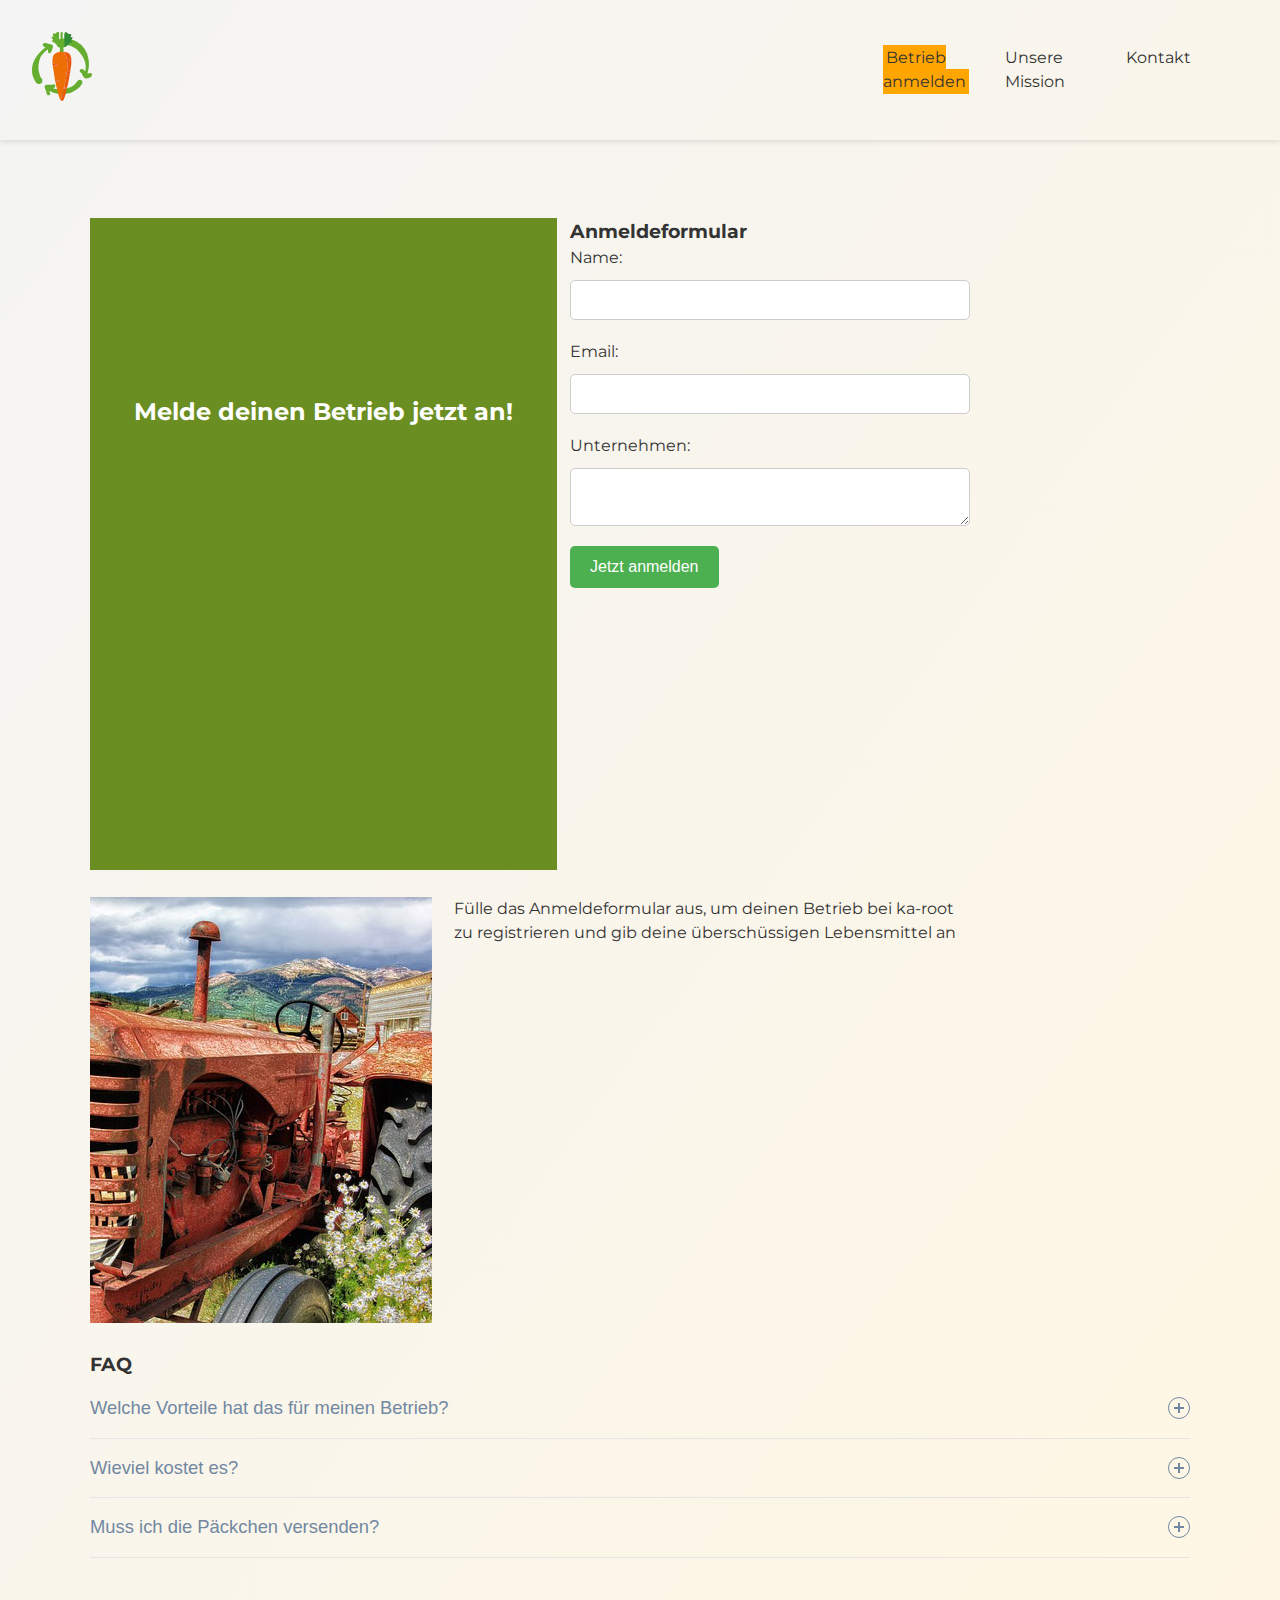
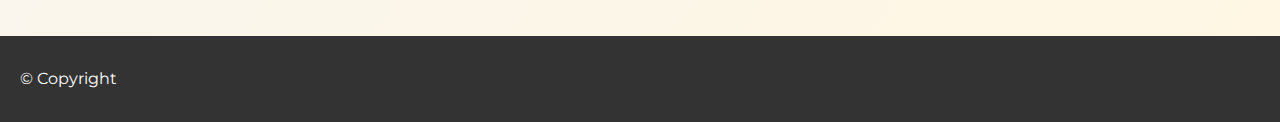
<file: pages/betrieb.html>
<!DOCTYPE html>
<html lang="de">
<head>
    <meta charset="UTF-8">
    <meta http-equiv="X-UA-Compatible" content="IE=edge">
    <meta name="viewport" content="width=device-width, initial-scale=1.0">
    <link rel="stylesheet" href="../css/style.css">
    <link rel="preconnect" href="https://fonts.googleapis.com">
<link rel="preconnect" href="https://fonts.gstatic.com" crossorigin>
<link href="https://fonts.googleapis.com/css2?family=Montserrat:wght@400;500;600;700&display=swap" rel="stylesheet">
<link rel="stylesheet" href="https://cdnjs.cloudflare.com/ajax/libs/font-awesome/6.3.0/css/all.min.css" integrity="sha512-SzlrxWUlpfuzQ+pcUCosxcglQRNAq/DZjVsC0lE40xsADsfeQoEypE+enwcOiGjk/bSuGGKHEyjSoQ1zVisanQ==" crossorigin="anonymous" referrerpolicy="no-referrer" />
<link rel="preconnect" href="https://fonts.googleapis.com">
<link rel="preconnect" href="https://fonts.gstatic.com" crossorigin>
<link href="https://fonts.googleapis.com/css2?family=Abril+Fatface&display=swap" rel="stylesheet">
<title>Betrieb</title>
<link rel="icon" type="image/x-icon" href="../img/favicon.png">

</head>
<body>
     
    <nav>
        <a href="../index.html"><img src="../img/logo_ka-root.svg" alt="Logo" id="logo"></a>
        <div class="menu-icon"><i class="fa fa-bars"></i></div>
        <ul>
          <li><a class="active" href="betrieb.html">Betrieb anmelden</a></li>
          <li><a href="unsere-mission.html">Unsere Mission</a></li>
          <li><a href="kontakt.html">Kontakt</a></li>
        </ul>
      </nav>
      
   



    <main>
        
        <section class="fb-2">
          <h2 class="anmeldung-title">Melde deinen Betrieb jetzt an!</h2>
          <div class="anmeldung">
          <h3>Anmeldeformular</h3>
          <form>
            <label for="name">Name:</label>
            <input type="text" id="name" name="name" required>
      
            <label for="email">Email:</label>
            <input type="email" id="email" name="email" required>
      
            <label for="message">Unternehmen:</label>
            <textarea id="message" name="message" required></textarea>
      
            <input type="submit" value="Jetzt anmelden">
          </form>
        </div>
        </section>
        <section class="fb-2">
          <img src="../img/tractor.jpg" alt="Traktor" class="tractor">
          <p>Fülle das Anmeldeformular aus, um deinen Betrieb bei ka-root zu registrieren und gib deine überschüssigen Lebensmittel an</p>
        </section>

        <section>
          <h3>FAQ</h3>
         


        <div class="container">
      
          <div class="accordion">
            <div class="accordion-item">
              <button id="accordion-button-1" aria-expanded="false"><span class="accordion-title">Welche Vorteile hat das für meinen Betrieb?</span><span class="icon" aria-hidden="true"></span></button>
              <div class="accordion-content">
                <p>Mit der ka-root App kannst du deine Lebensmittelüberschüsse reduzieren und bekommst Geld für Waren, die du sonst weggeworfen hättest – eine Win-win-Situation. </p>
              </div>
            </div>
            <div class="accordion-item">
              <button id="accordion-button-2" aria-expanded="false"><span class="accordion-title">Wieviel kostet es?</span><span class="icon" aria-hidden="true"></span></button>
              <div class="accordion-content">
                <p>Die Registrierung ist kostenlos</p>
              </div>
            </div>
            <div class="accordion-item">
              <button id="accordion-button-3" aria-expanded="false"><span class="accordion-title">Muss ich die Päckchen versenden?</span><span class="icon" aria-hidden="true"></span></button>
              <div class="accordion-content">
                <p>Das ist ganz dir überlassen. Wir können dich jedoch bei der Produkteverpackung unterstützen.</p>
              </div>
            </div>
          </div>
        </div>
<section>
    </main>
    <footer>
        
        <div class="copyright">
            <p>&copy Copyright</p>
        </div>
        <div class="icons">
        <a href="https://www.facebook.com">   <i class="fa-brands fa-facebook"></i></a> 
         <a href="https://www.instagram.com">  <i class="fa-brands fa-instagram"></i></a> 
         <a href="https://www.linkedin.com">  <i class="fa-brands fa-linkedin"></i></a> 
        </div>
    </footer>


<script>

/*Hambuger Menu */
    const menuIcon = document.querySelector('.menu-icon');
const navList = document.querySelector('nav ul');
const body = document.querySelector('body');

menuIcon.addEventListener('click', () => {
  // Toggle menu icon class
  menuIcon.classList.toggle('change');

  // Toggle navigation list class
  navList.classList.toggle('show');

  // Toggle body overflow
  body.classList.toggle('no-scroll');
});

window.addEventListener("scroll", function () {
  const element = document.querySelector(".animate");
  const position = element.getBoundingClientRect();

  // Wenn das Element im sichtbaren Bereich ist, füge die Klasse hinzu
  if (position.top < window.innerHeight) {
    element.classList.add("animated");
  }
});

/*FAQ */

const items = document.querySelectorAll(".accordion button");

function toggleAccordion() {
  const itemToggle = this.getAttribute('aria-expanded');
  
  for (i = 0; i < items.length; i++) {
    items[i].setAttribute('aria-expanded', 'false');
  }
  
  if (itemToggle == 'false') {
    this.setAttribute('aria-expanded', 'true');
  }
}

items.forEach(item => item.addEventListener('click', toggleAccordion));

        </script>

</body>
</html>
</file>
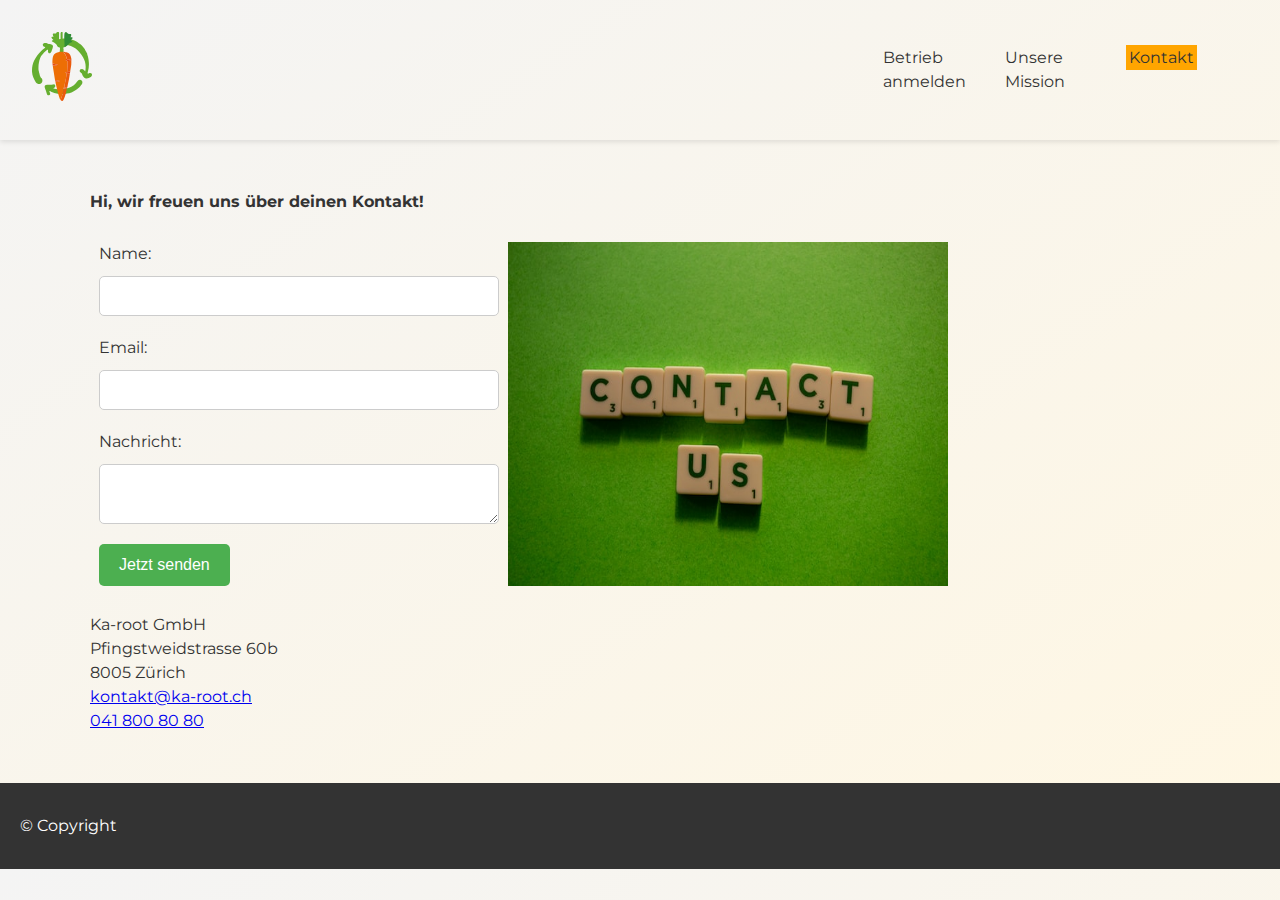
<file: pages/kontakt.html>
<!DOCTYPE html>
<html lang="de">
<head>
    <meta charset="UTF-8">
    <meta http-equiv="X-UA-Compatible" content="IE=edge">
    <meta name="viewport" content="width=device-width, initial-scale=1.0">
    <link rel="stylesheet" href="../css/style.css">
    <link rel="preconnect" href="https://fonts.googleapis.com">
<link rel="preconnect" href="https://fonts.gstatic.com" crossorigin>
<link href="https://fonts.googleapis.com/css2?family=Montserrat:wght@400;500;600;700&display=swap" rel="stylesheet">
<link rel="stylesheet" href="https://cdnjs.cloudflare.com/ajax/libs/font-awesome/6.3.0/css/all.min.css" integrity="sha512-SzlrxWUlpfuzQ+pcUCosxcglQRNAq/DZjVsC0lE40xsADsfeQoEypE+enwcOiGjk/bSuGGKHEyjSoQ1zVisanQ==" crossorigin="anonymous" referrerpolicy="no-referrer" />
<link rel="preconnect" href="https://fonts.googleapis.com">
<link rel="preconnect" href="https://fonts.gstatic.com" crossorigin>
<link href="https://fonts.googleapis.com/css2?family=Abril+Fatface&display=swap" rel="stylesheet">
<link rel="stylesheet" href="https://cdnjs.cloudflare.com/ajax/libs/animate.css/4.1.1/animate.min.css" integrity="sha512-c42qTSw/wPZ3/5LBzD+Bw5f7bSF2oxou6wEb+I/lqeaKV5FDIfMvvRp772y4jcJLKuGUOpbJMdg/BTl50fJYAw==" crossorigin="anonymous" referrerpolicy="no-referrer" />
<title>Kontakt</title>
<link rel="icon" type="image/x-icon" href="../img/favicon.png">

</head>
<body>
     
    <nav>
        <a href="../index.html"><img src="../img/logo_ka-root.svg" alt="Logo" id="logo"></a>
        <div class="menu-icon"><i class="fa fa-bars"></i></div>
        <ul>
          <li><a href="betrieb.html">Betrieb anmelden</a></li>
          <li><a href="unsere-mission.html">Unsere Mission</a></li>
          <li><a class="active" href="kontakt.html">Kontakt</a></li>
        </ul>
      </nav>
      
   



    <main> 
      <h4>Hi, wir freuen uns über deinen Kontakt!</h4>
        <section class="fb-2">
         
         <form>
          <label for="name">Name:</label>
          <input type="text" id="name" name="name" required>
    
          <label for="email">Email:</label>
          <input type="email" id="email" name="email" required>
    
          <label for="message">Nachricht:</label>
          <textarea id="message" name="message" required></textarea>
    
          <input type="submit" value="Jetzt senden">
        </form>
          
         <img src="../img/contact.jpg" alt="Kontaktiere uns" class="contact-img">
        </section>
        <p>Ka-root GmbH<br>
          Pfingstweidstrasse 60b <br>
          8005 Zürich <br>
          <a href="mailto:kontakt@ka-root.ch">kontakt@ka-root.ch</a> <br>
          <a href="tel:+41 800 80 80">041 800 80 80</a>

        </p>


        
    </main>
    <footer>
        
        <div class="copyright">
            <p>&copy Copyright</p>
        </div>
        <div class="icons">
        <a href="https://www.facebook.com">   <i class="fa-brands fa-facebook"></i></a> 
         <a href="https://www.instagram.com">  <i class="fa-brands fa-instagram"></i></a> 
         <a href="https://www.linkedin.com">  <i class="fa-brands fa-linkedin"></i></a> 
        </div>
    </footer>


<script>

/*Hambuger Menu */
    const menuIcon = document.querySelector('.menu-icon');
const navList = document.querySelector('nav ul');
const body = document.querySelector('body');

menuIcon.addEventListener('click', () => {
  // Toggle menu icon class
  menuIcon.classList.toggle('change');

  // Toggle navigation list class
  navList.classList.toggle('show');

  // Toggle body overflow
  body.classList.toggle('no-scroll');
});

window.addEventListener("scroll", function () {
  const element = document.querySelector(".animate");
  const position = element.getBoundingClientRect();

  // Wenn das Element im sichtbaren Bereich ist, füge die Klasse hinzu
  if (position.top < window.innerHeight) {
    element.classList.add("animated");
  }
});

/*FAQ with Material Design */

document.querySelectorAll('.accordion-header').forEach(header => {
  header.addEventListener('click', event => {
    const accordionItem = event.target.closest('.accordion-item');
    if (accordionItem.classList.contains('active')) {
      accordionItem.classList.remove('active');
    } else {
      document.querySelectorAll('.accordion-item.active').forEach(activeItem => {
        activeItem.classList.remove('active');
      });
      accordionItem.classList.add('active');
    }
  });
});


        </script>

</body>
</html>
</file>
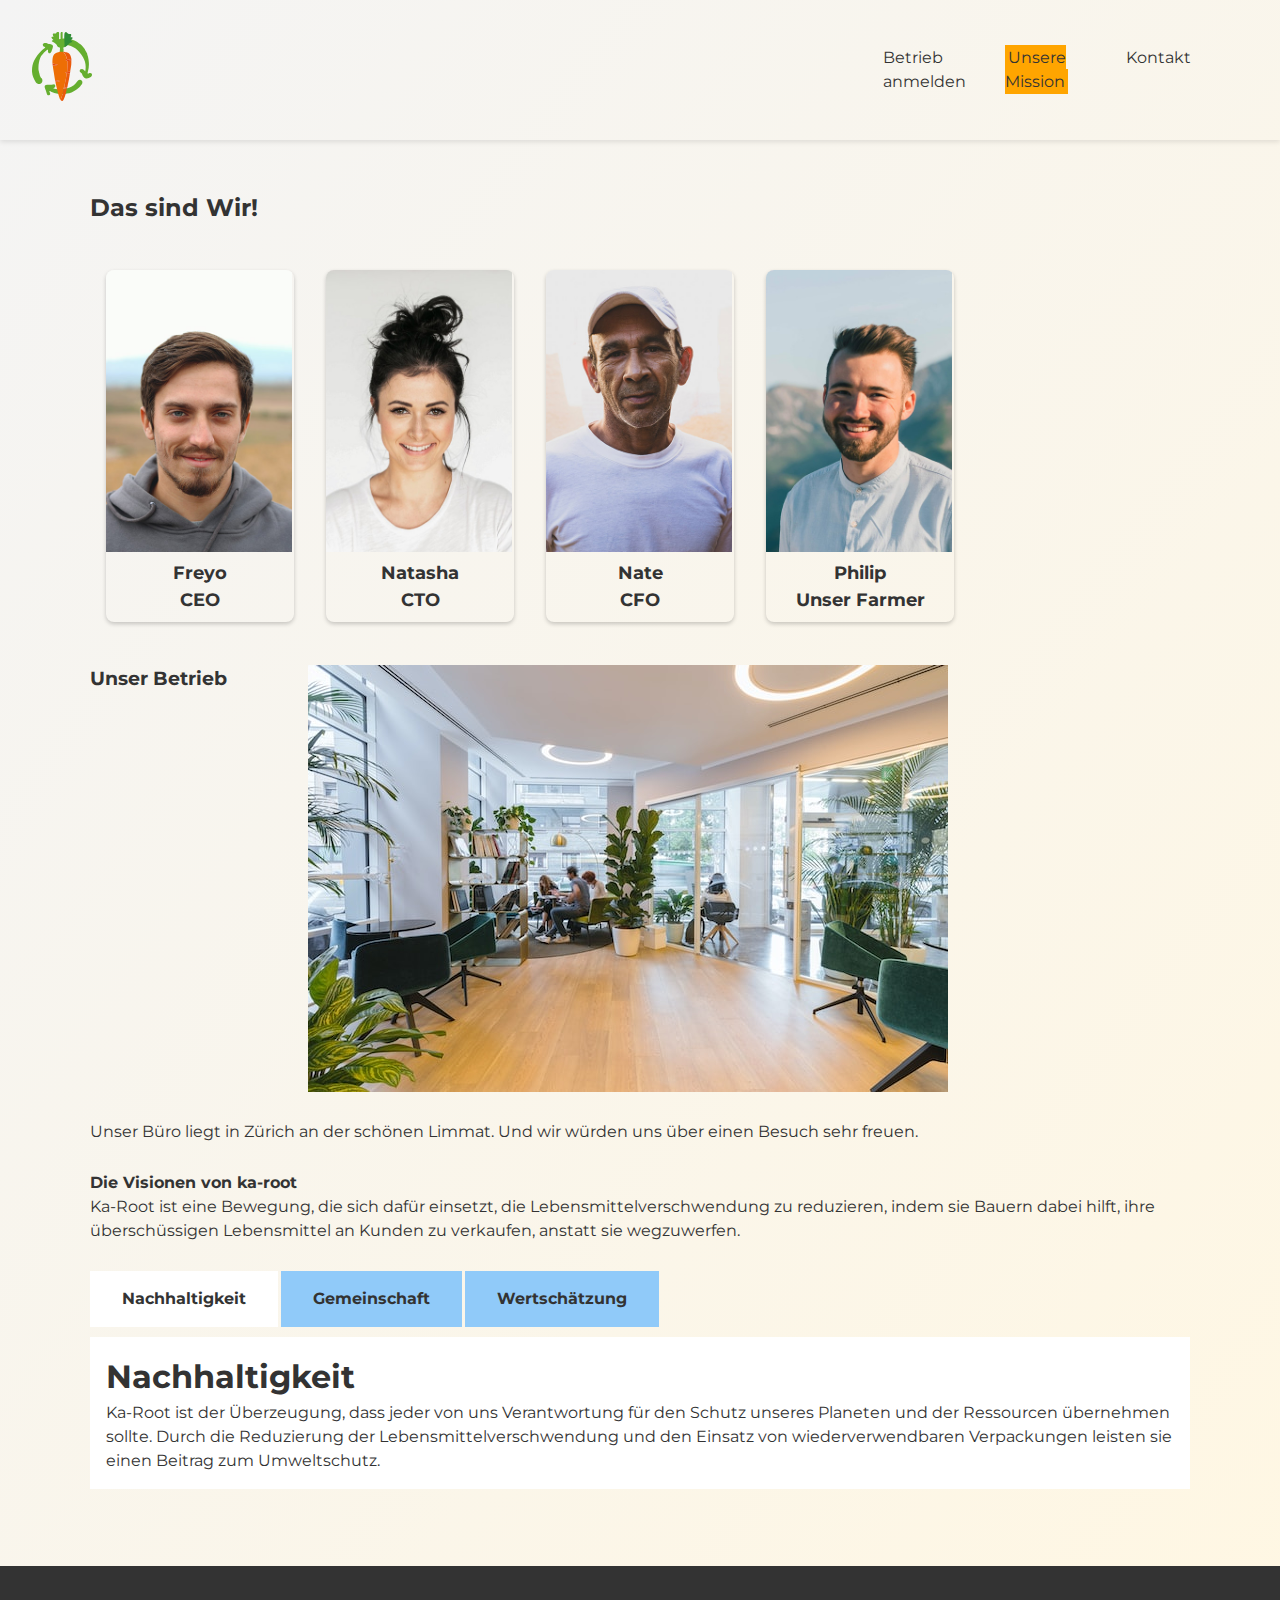
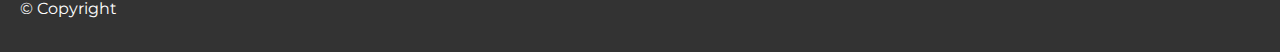
<file: pages/unsere-mission.html>
<!DOCTYPE html>
<html lang="de">
<head>
    <meta charset="UTF-8">
    <meta http-equiv="X-UA-Compatible" content="IE=edge">
    <meta name="viewport" content="width=device-width, initial-scale=1.0">
    <link rel="stylesheet" href="../css/style.css">
    <link rel="preconnect" href="https://fonts.googleapis.com">
<link rel="preconnect" href="https://fonts.gstatic.com" crossorigin>
<link href="https://fonts.googleapis.com/css2?family=Montserrat:wght@400;500;600;700&display=swap" rel="stylesheet">
<link rel="stylesheet" href="https://cdnjs.cloudflare.com/ajax/libs/font-awesome/6.3.0/css/all.min.css" integrity="sha512-SzlrxWUlpfuzQ+pcUCosxcglQRNAq/DZjVsC0lE40xsADsfeQoEypE+enwcOiGjk/bSuGGKHEyjSoQ1zVisanQ==" crossorigin="anonymous" referrerpolicy="no-referrer" />
<link rel="preconnect" href="https://fonts.googleapis.com">
<link rel="preconnect" href="https://fonts.gstatic.com" crossorigin>
<link href="https://fonts.googleapis.com/css2?family=Abril+Fatface&display=swap" rel="stylesheet">
<title>Betrieb</title>
<link rel="icon" type="image/x-icon" href="../img/favicon.png">

</head>
<body>
     
    <nav>
        <a href="../index.html"><img src="../img/logo_ka-root.svg" alt="Logo" id="logo"></a>
        <div class="menu-icon"><i class="fa fa-bars"></i></div>
        <ul>
          <li><a href="betrieb.html">Betrieb anmelden</a></li>
          <li><a class="active" href="unsere-mission.html">Unsere Mission</a></li>
          <li><a href="kontakt.html">Kontakt</a></li>
        </ul>
      </nav>
      
   



    <main>
        <h2>Das sind Wir!</h2>
        <section class="fb-2">
          <div class="card">
            <img src="../img/freyo.jpg" alt="Freyo">
            <h2>Freyo<br>CEO</h2>
          </div>
          
          <div class="card">
            <img src="../img/natasha.jpg" alt="Natasha">
            <h2>Natasha<br>CTO</h2>
          </div>
          <div class="card">
            <img src="../img/nate.jpg" alt="Nate">
            <h2>Nate<br>CFO</h2>
          </div>
          <div class="card">
            <img src="../img/philipp.jpg" alt="Philipp">
            <h2>Philip<br>Unser Farmer</h2>
          </div>
          
        </section>
        
        <section class="fb-2">
          <h3>Unser Betrieb</h3>
          <img src="../img/office.jpg" alt="Unser Büro">
         
        </section>
        <p>Unser Büro liegt in Zürich an der schönen Limmat. Und wir würden uns über einen Besuch sehr freuen.</p>

        <section>
          <h4>Die Visionen von ka-root</h4>
          <p>Ka-Root ist eine Bewegung, die sich dafür einsetzt, die Lebensmittelverschwendung zu reduzieren, indem sie Bauern dabei hilft, ihre überschüssigen Lebensmittel an Kunden zu verkaufen, anstatt sie wegzuwerfen. </p>
          <div class="tabs">
            <input type="radio" name="tabs" id="tabone" checked="checked">
            <label for="tabone">Nachhaltigkeit</label>
            <div class="tab">
              <h1>Nachhaltigkeit</h1>
              <p>Ka-Root ist der Überzeugung, dass jeder von uns Verantwortung für den Schutz unseres Planeten und der Ressourcen übernehmen sollte. Durch die Reduzierung der Lebensmittelverschwendung und den Einsatz von wiederverwendbaren Verpackungen leisten sie einen Beitrag zum Umweltschutz.</p>
            </div>
            
            <input type="radio" name="tabs" id="tabtwo">
            <label for="tabtwo">Gemeinschaft</label>
            <div class="tab">
              <h1>Gemeinschaft</h1>
              <p>Die Bewegung möchte eine Gemeinschaft aufbauen, die sich für eine gemeinsame Sache einsetzt - die Reduzierung der Lebensmittelverschwendung. Sie bringen Verbraucher, Geschäfte und Organisationen zusammen, um gemeinsam eine nachhaltigere Zukunft zu gestalten.</p>
            </div>
            
            <input type="radio" name="tabs" id="tabthree">
            <label for="tabthree">Wertschätzung</label>
            <div class="tab">
              <h1>Wertschätzung</h1>
              <p>Ka-Root schätzt Lebensmittel und die Arbeit derjenigen, die sie produzieren. Sie wollen zeigen, dass Lebensmittelverschwendung nicht nur ein Problem für die Umwelt ist, sondern auch für diejenigen, die sie produzieren und verkaufen.</p>
            </div>

          </div>
         
        </section>
    </main>
    <footer>
        
        <div class="copyright">
            <p>&copy Copyright</p>
        </div>
        <div class="icons">
        <a href="https://www.facebook.com">   <i class="fa-brands fa-facebook"></i></a> 
         <a href="https://www.instagram.com">  <i class="fa-brands fa-instagram"></i></a> 
         <a href="https://www.linkedin.com">  <i class="fa-brands fa-linkedin"></i></a> 
        </div>
    </footer>


<script>

/*Hambuger Menu */
    const menuIcon = document.querySelector('.menu-icon');
const navList = document.querySelector('nav ul');
const body = document.querySelector('body');

menuIcon.addEventListener('click', () => {
  // Toggle menu icon class
  menuIcon.classList.toggle('change');

  // Toggle navigation list class
  navList.classList.toggle('show');

  // Toggle body overflow
  body.classList.toggle('no-scroll');
});

window.addEventListener("scroll", function () {
  const element = document.querySelector(".animate");
  const position = element.getBoundingClientRect();

  // Wenn das Element im sichtbaren Bereich ist, füge die Klasse hinzu
  if (position.top < window.innerHeight) {
    element.classList.add("animated");
  }
});

/*FAQ with Material Design */

document.querySelectorAll('.accordion-header').forEach(header => {
  header.addEventListener('click', event => {
    const accordionItem = event.target.closest('.accordion-item');
    if (accordionItem.classList.contains('active')) {
      accordionItem.classList.remove('active');
    } else {
      document.querySelectorAll('.accordion-item.active').forEach(activeItem => {
        activeItem.classList.remove('active');
      });
      accordionItem.classList.add('active');
    }
  });
});


        </script>

</body>
</html>
</file>
<file: css/style.css>
/* Reset CSS */
* {
  margin: 0;
  padding: 0;
  box-sizing: border-box;
}

/* Global Styles */

body {
  font-family: 'Montserrat', sans-serif;
  font-size: 16px;
  line-height: 1.5;
  background-color: #f4f4f4;
  background-image: linear-gradient(to bottom right, #f4f4f4, #fff7e3);
  color: #333;
}


img {
  max-width: 100%;
  height: auto;
}

/*Animation img */

.foodwaste {
  width: 50%;
  transition: transform 0.3s ease-in-out;
}

.foodwaste:hover {
  transform: scale(1.1);
}

/*Navigation */

#logo {
  width: 20%;

}

nav a {
  color: #333;
  text-decoration: none;
  transition: all 0.3s ease;
}

nav a:hover {
  color: #6c63ff;
  text-decoration: underline;
  font-weight: bold;
}

.active {
  background-color: orange;
  padding: 2.5%;
}

/* Styles for hamburger menu */

nav {
  display: flex;
  justify-content: space-between;
  align-items: center;
  padding: 2.5%;

  box-shadow: 0 2px 5px rgba(0, 0, 0, 0.1);
}

nav ul {
  display: flex;

  width: 30%;
  justify-content: space-between;
}

nav li {
  list-style: none;
  width: 100%;
}

.menu-icon {
  display: none;
  cursor: pointer;
}

.fa-bars {
  font-size: 24px;
}


/* Header */


.gradient-bg {


  background: linear-gradient(180deg, rgba(255, 255, 255, 0.6) 0%, rgba(255, 255, 255, 0.3) 50%, rgba(255, 255, 255, 0.6) 100%), linear-gradient(180deg, rgba(225, 225, 225, 0.6) 0%, rgba(225, 225, 225, 0.3) 50%, rgba(225, 225, 225, 0.6) 100%);
  background-attachment: fixed;
  background-size: cover;
  background-position: center;
  position: relative;
  height: 80vh;
}

.gradient-bg:before {

  content: "";
  position: absolute;
  top: 0;
  left: 0;
  right: 0;
  bottom: 0;
  background-image: url("../img/apple-hero.jpg");
  background-position: center;
  background-repeat: no-repeat;
  background-size: cover;
  opacity: 0.5;
  z-index: -1;
  border-radius: 0 0 80% 80%;


}

.text {
  position: absolute;
  top: 30%;
  left: 50%;
  transform: translate(-50%, -50%);
  transition: transform 0.5s ease-out;
  color: #556b2f;
  font-size: 4rem;
  font-family: 'Abril Fatface', cursive;
  text-align: center;
  padding: 5%;
}

#info:hover .text {
  transform: translate(-50%, -60%);
}


.buttons {
  display: flex;
  justify-content: center;
  align-items: flex-end;
  height: 80%;

}

/*button animation */

.transform {
  animation-name: transform;
  animation-duration: 1s;
  animation-fill-mode: forwards;
}

@keyframes transform {
  from {
    transform: scale(1);
  }

  to {
    transform: scale(1.5);
  }
}

.btn {
  display: inline-block;
  padding: 10px 20px;
  margin: 0 5%;
  color: #fff;
  background-color: #e8c267;
  border-radius: 5px;
  text-decoration: none;
  transition: all 0.3s ease;
}

.btn:hover {
  background-color: #6c63ff;
}

/* Main Content - Global */

main {
  max-width: 1200px;
  margin: 0 auto;
  padding: 50px;
}

.top-bg {
  background-color: #efeaea;
  padding: 50px;
  text-align: center;
  box-shadow: 0px 3px 6px rgba(235, 232, 213, 0.16), 0px 3px 6px rgba(235, 232, 213, 0.23);

  border-radius: 90% 90% 0 80%;
}

.top-bg h1 {
  margin-bottom: 20px;
  font-size: 3.5rem;
  font-family: 'Abril Fatface', cursive;
  color: #556b2f;
}

#info {
  display: flex;
  justify-content: space-between;
  align-items: center;
  margin-top: 50px;


}





#info h2 {
  font-size: 1.5rem;
  color: #6B592F;
  margin-right: 20px;
}


hr {
  margin: 5% 0;
  background-color: #556b2f;
  height: 15px;


}

hr.animate {
  opacity: 0;
  transform: translateX(-100px);
  animation: slide-in-left 2s ease-out forwards;
}

@keyframes slide-in-left {
  from {
    opacity: 0;
    transform: translateX(-100px);
  }

  to {
    opacity: 1;
    transform: translateX(0);
  }
}



.content {
  margin-top: 5%;
}

section {
  margin: 2.5% 0;
}

/* Main Content - Betrieb.html */

.fb-2 {
  display: flex;
  width: 80%;
  justify-content: space-between;
  margin: 2.5% 0;
}

.anmeldung-title {
  background-color: olivedrab;
  padding: 20% 5% 50% 5%;
  color: #fff;
}

.fb-2 img {
  margin-right: 2.5%;
}

/* Footer */

footer {
  background-color: #333;
  padding: 20px;
  color: #fff;
  display: flex;
  justify-content: space-between;
  align-items: center;
}



.icons {
  display: flex;
  justify-content: center;
  margin-top: 10px;
}

.fa-brands {
  font-size: 24px;
  margin: 0 10px;
}

.fa-facebook {
  color: #3b5998;
}

.fa-instagram {
  color: #e4405f;
}

.fa-linkedin {
  color: #0077b5;
}


/*Main Content - Kontakt.html */

.contact-img {
  width: 50%;
}

/*CSS Formular für betrieb.html */

form {

  width: 400px;

  margin: 0 auto;

}

label {
  display: block;
  margin-bottom: 10px;
}

input[type="text"],
input[type="email"],
textarea {
  display: block;
  width: 100%;
  padding: 10px;
  margin-bottom: 20px;
  border: 1px solid #ccc;
  border-radius: 5px;
  box-sizing: border-box;
  font-size: 16px;
}

input[type="submit"] {
  background-color: #4CAF50;
  color: white;
  padding: 12px 20px;
  border: none;
  border-radius: 5px;
  cursor: pointer;
  font-size: 16px;
}

input[type="submit"]:hover {
  background-color: #45a049;
}



/*Mitarbeitercards für Unsere Mission */

.card {
  display: flex;
  flex-direction: column;
  align-items: center;
  width: 200px;
  border-radius: 8px;
  box-shadow: 0px 2px 4px rgba(0, 0, 0, 0.2);
  margin: 16px;
  overflow: hidden;
}

.card img {
  width: 100%;
  height: auto;
  object-fit: cover;
}

.card h2 {
  font-size: 18px;
  margin: 8px;
  text-align: center;
}


/* Tabs mit mehr Informationen bei unsere Mission */
/**
 * Tabs
 */

.tabs {
  display: flex;
  flex-wrap: wrap;
  margin-top: 2.5%;
}

.tabs label {
  order: 1;
  display: block;
  padding: 1rem 2rem;
  margin-right: 0.2rem;
  cursor: pointer;
  background: #90caf9;
  font-weight: bold;
  transition: background ease 0.2s;
}

.tabs .tab {
  order: 99;
  flex-grow: 1;
  width: 100%;
  display: none;
  padding: 1rem;
  background: #fff;
}

.tabs input[type="radio"] {
  display: none;
}

.tabs input[type="radio"]:checked+label {
  background: #fff;
}

.tabs input[type="radio"]:checked+label+.tab {
  display: block;
}

/*Breakpoint für Tabs */
@media (max-width: 45em) {

  .tabs .tab,
  .tabs label {
    order: initial;
  }

  .tabs label {
    width: 100%;
    margin-right: 0;
    margin-top: 0.2rem;
  }
}




/*FAQ */




.accordion .accordion-item {
  border-bottom: 1px solid #e5e5e5;
}

.accordion .accordion-item button[aria-expanded=true] {
  border-bottom: 1px solid #03b5d2;
}

.accordion button {
  position: relative;
  display: block;
  text-align: left;
  width: 100%;
  padding: 1em 0;
  color: #7288a2;
  font-size: 1.15rem;
  font-weight: 400;
  border: none;
  background: none;
  outline: none;
}

.accordion button:hover,
.accordion button:focus {
  cursor: pointer;
  color: #03b5d2;
}

.accordion button:hover::after,
.accordion button:focus::after {
  cursor: pointer;
  color: #03b5d2;
  border: 1px solid #03b5d2;
}

.accordion button .accordion-title {
  padding: 1em 1.5em 1em 0;
}

.accordion button .icon {
  display: inline-block;
  position: absolute;
  top: 18px;
  right: 0;
  width: 22px;
  height: 22px;
  border: 1px solid;
  border-radius: 22px;
}

.accordion button .icon::before {
  display: block;
  position: absolute;
  content: "";
  top: 9px;
  left: 5px;
  width: 10px;
  height: 2px;
  background: currentColor;
}

.accordion button .icon::after {
  display: block;
  position: absolute;
  content: "";
  top: 5px;
  left: 9px;
  width: 2px;
  height: 10px;
  background: currentColor;
}

.accordion button[aria-expanded=true] {
  color: #03b5d2;
}

.accordion button[aria-expanded=true] .icon::after {
  width: 0;
}

.accordion button[aria-expanded=true]+.accordion-content {
  opacity: 1;
  max-height: 9em;
  transition: all 200ms linear;
  will-change: opacity, max-height;
}

.accordion .accordion-content {
  opacity: 0;
  max-height: 0;
  overflow: hidden;
  transition: opacity 200ms linear, max-height 200ms linear;
  will-change: opacity, max-height;
}

.accordion .accordion-content p {
  font-size: 1rem;
  font-weight: 300;
  margin: 2em 0;
}


/*Allgemeiner Breakpoint */

@media screen and (max-width: 768px) {
  p {
    margin-top: 2.5%;
  }

  #info {
    flex-direction: column;
  }

  .buttons {
    flex-direction: column;
    font-size: 0.75rem;
    justify-content: flex-end;
    align-items: center;

  }

  .btn {
    margin-top: 100px;
    margin-right: 20px;
  }

  .menu-icon {
    display: block;
    position: absolute;
    top: 1.5rem;
    right: 1.5rem;
    z-index: 999;
  }

  .top-bg h1 {
    font-size: 2.5rem;
  }

  nav ul {
    width: 100%;
    position: fixed;
    top: 0;
    right: 0;
    bottom: 0;
    left: 0;
    background-color: #fffce8;
    display: flex;
    flex-direction: column;
    justify-content: center;
    align-items: center;
    text-align: center;
    overflow-y: auto;
    transform: translateX(100%);
    transition: transform 0.3s ease-in-out;
    z-index: 998;
  }

  nav ul.show {
    transform: translateX(0%);
  }

  nav li {
    margin-top: 1.5rem;

  }

  nav a {
    color: #333;
    text-decoration: none;
    font-size: 2rem;
    transition: color 0.3s ease-in-out;
    font-weight: bold;
  }


  /*Hamburger- Menu */
  .menu-icon span {
    display: block;
    width: 2rem;
    height: 0.25rem;
    background-color: #333;
    margin: 0.5rem;
    border-radius: 0.25rem;
    transition: transform 0.3s ease-in-out, opacity 0.2s ease-in-out;
    transform-origin: 0.5px;
  }

  .menu-icon .first-line {
    transform: translateY(-3px);
  }

  .menu-icon .last-line {
    transform: translateY(3px);
  }

  .menu-icon.change .first-line {
    transform: rotate(45deg) translateY(3px);
  }

  .menu-icon.change .last-line {
    transform: rotate(-45deg) translateY(-3px);
  }

  .menu-icon.change span:nth-child(2) {
    opacity: 0;
    transform: scaleX(0);
  }

  /*Grundlayout */
  body.no-scroll {
    overflow: hidden;
  }

  .fb-2 {
    flex-direction: column;
    align-items: center;
    width: 100%;
  }

  /*Unser Betrieb */
  .tractor {
    display: none;
  }


  /*Main Content - Kontakt.html */

  .contact-img {
    width: 100%;
    margin-top: 5%;
  }
}
</file>
